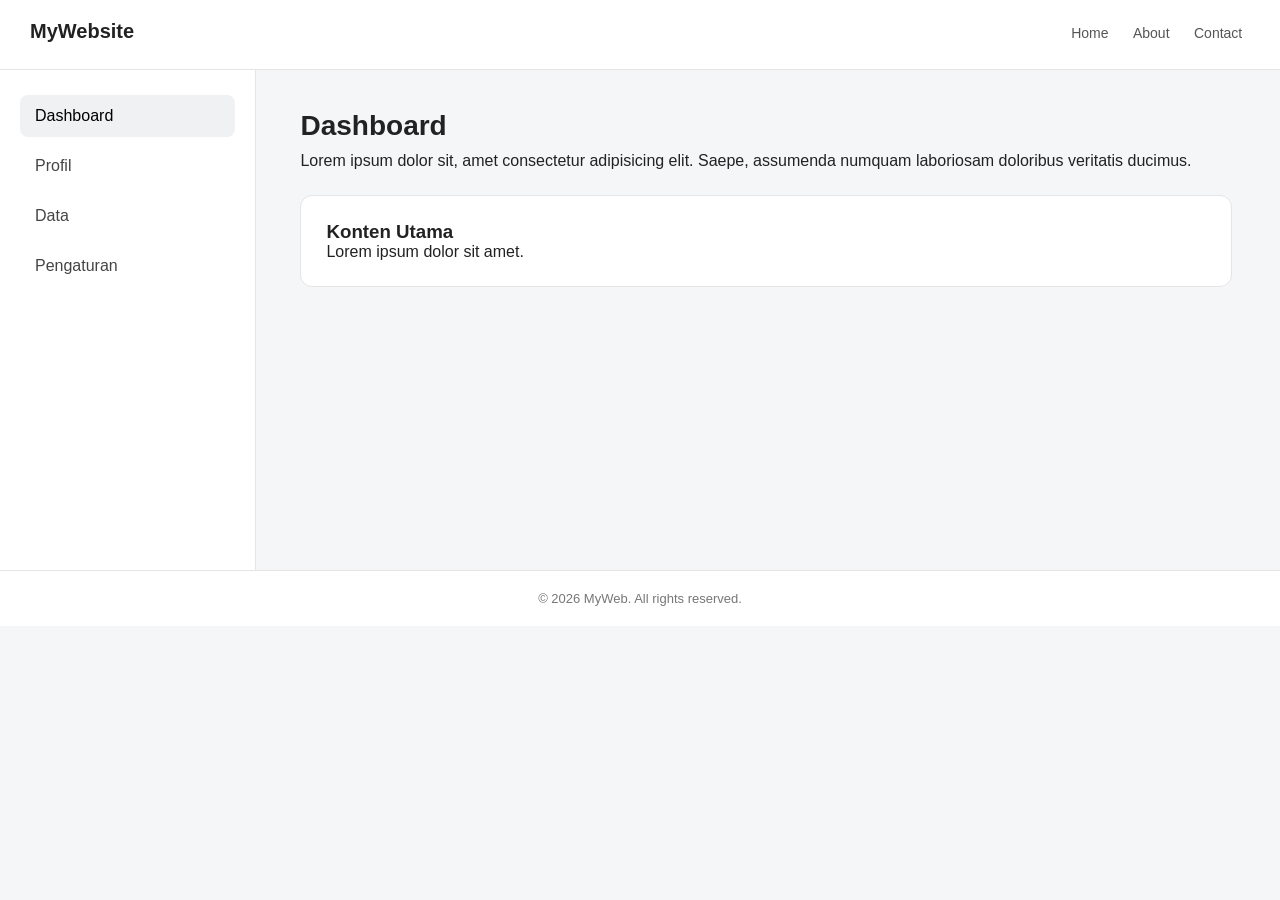
<file: index.html>
<!DOCTYPE html>
<html lang="en">
<head>
    <meta charset="UTF-8">
    <meta name="viewport" content="width=device-width, initial-scale=1.0">
    <title>MyWebsite</title>
    <link rel="stylesheet" href="style.css">
</head>
<body>
    <div class="header">
        <h2>MyWebsite</h2>
        <div class="nav">
            <a href="">Home</a>
            <a href="">About</a>
            <a href="">Contact</a>
        </div>
    </div>

    <div class="layout">
        <div class="sidebar">
            <ul>
                <li><a href="index.html" class="active">Dashboard</a></li>
                <li><a href="profil.html">Profil</a></li>
                <li><a href="data.html">Data</a></li>
                <li><a href="pengaturan.html" >Pengaturan</a></li>
            </ul>
        </div>

        <div class="content">
            <h1>Dashboard</h1>
            <p>Lorem ipsum dolor sit, amet consectetur adipisicing elit. Saepe, assumenda numquam laboriosam doloribus veritatis ducimus.</p>

            <div class="card">
                <h3>Konten Utama</h3>
                <p>Lorem ipsum dolor sit amet.</p>
            </div>
        </div>
    </div>

    <div class="footer">
        <p>© 2026 MyWeb. All rights reserved.</p>
    </div>
    
</body>
</html>
</file>
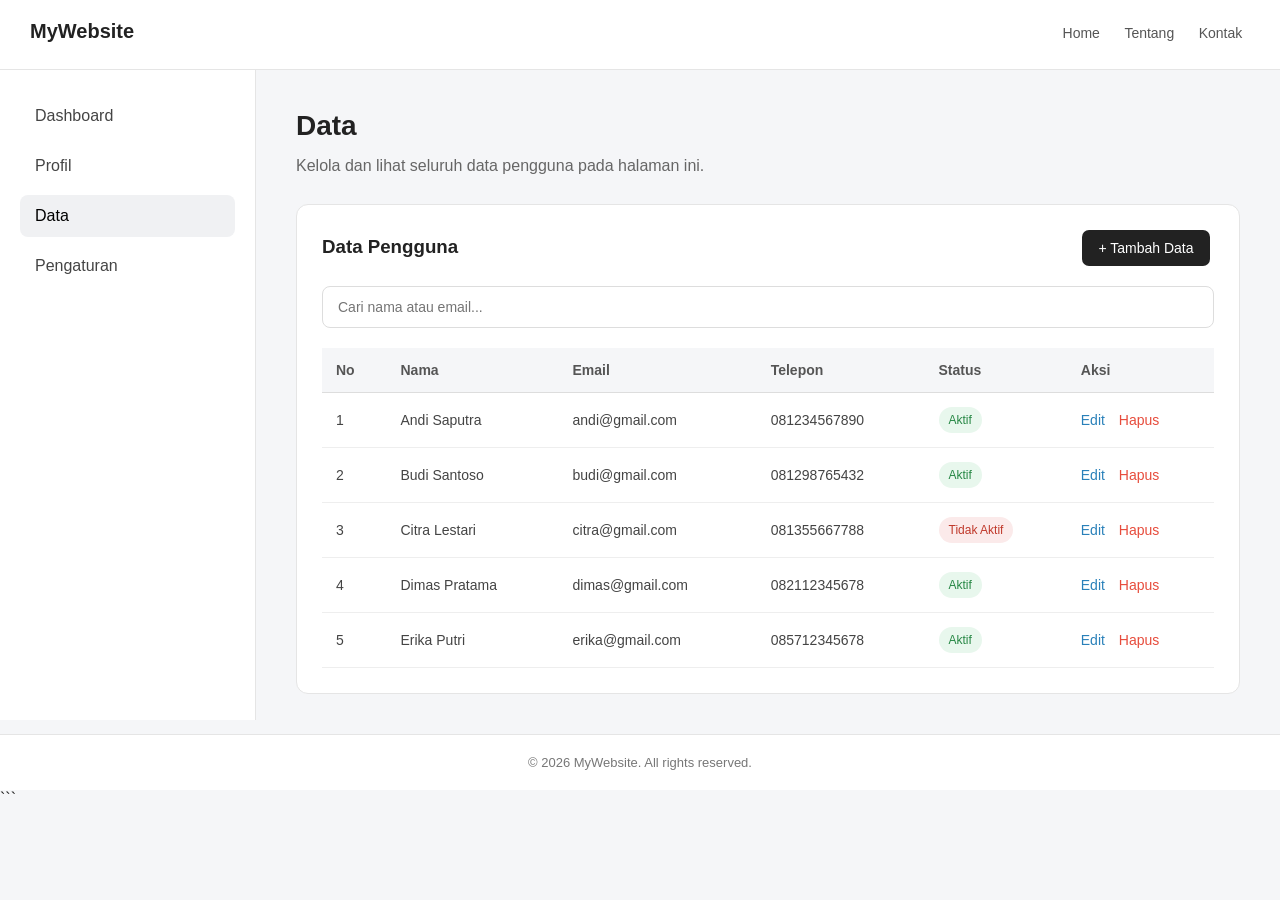
<file: data.html>
<!DOCTYPE html>
<html lang="id">

<head>
    <meta charset="UTF-8">
    <meta name="viewport" content="width=device-width, initial-scale=1.0">

    <title>Data - MyWebsite</title>

    <style>
        * {
            margin: 0;
            padding: 0;
            box-sizing: border-box;
        }

        body {
            font-family: Arial, sans-serif;
            background-color: #f5f6f8;
            color: #222;
        }

        .header {
            height: 70px;
            background-color: white;
            border-bottom: 1px solid #e5e5e5;
            padding: 20px 30px;
        }

        .header h2 {
            display: inline-block;
            width: 60%;
            font-size: 20px;
        }

        .nav {
            display: inline-block;
            width: 39%;
            text-align: right;
        }

        .nav a {
            display: inline-block;
            text-decoration: none;
            color: #555;
            font-size: 14px;
            margin-left: 20px;
        }

        .nav a:hover {
            color: black;
        }

        .layout {
            font-size: 0;
            min-height: 500px;
        }

        .sidebar {
            display: inline-block;
            width: 20%;
            min-height: 650px;
            background-color: white;
            border-right: 1px solid #e5e5e5;
            padding: 25px 20px;
            vertical-align: top;
            font-size: 16px;
        }

        .sidebar h3 {
            margin-bottom: 20px;
            font-size: 14px;
            color: #999;
            text-transform: uppercase;
        }

        .sidebar ul {
            list-style: none;
        }

        .sidebar li {
            margin-bottom: 8px;
        }

        .sidebar a {
            display: block;
            padding: 12px 15px;
            text-decoration: none;
            color: #444;
            border-radius: 8px;
        }

        .sidebar a:hover {
            background-color: #f0f1f3;
            color: black;
        }

        .sidebar .active {
            background-color: #f0f1f3;
            color: black;
        }

        .content {
            display: inline-block;
            width: 80%;
            padding: 40px;
            vertical-align: top;
            font-size: 16px;
        }

        .content h1 {
            margin-bottom: 10px;
            font-size: 28px;
        }

        .content > p {
            color: #666;
            line-height: 1.7;
        }

        .card {
            background-color: white;
            padding: 25px;
            margin-top: 25px;
            border: 1px solid #e5e5e5;
            border-radius: 12px;
        }

        .data-header {
            margin-bottom: 20px;
        }

        .data-header h3 {
            display: inline-block;
            width: 50%;
        }

        .data-action {
            display: inline-block;
            width: 49%;
            text-align: right;
        }

        .btn {
            display: inline-block;
            padding: 10px 16px;
            background-color: #222;
            color: white;
            text-decoration: none;
            border-radius: 7px;
            font-size: 14px;
            border: none;
            cursor: pointer;
        }

        .btn:hover {
            background-color: #444;
        }

        .search {
            width: 100%;
            padding: 12px 15px;
            margin-bottom: 20px;
            border: 1px solid #ddd;
            border-radius: 8px;
            outline: none;
            font-size: 14px;
        }

        .search:focus {
            border-color: #888;
        }

        .table-wrapper {
            overflow-x: auto;
        }

        table {
            width: 100%;
            border-collapse: collapse;
            font-size: 14px;
        }

        table th {
            background-color: #f5f6f8;
            padding: 14px;
            text-align: left;
            color: #555;
            border-bottom: 1px solid #ddd;
        }

        table td {
            padding: 14px;
            border-bottom: 1px solid #eee;
            color: #444;
        }

        table tbody tr:hover {
            background-color: #fafafa;
        }

        .status {
            display: inline-block;
            padding: 6px 10px;
            border-radius: 20px;
            font-size: 12px;
        }

        .status-active {
            background-color: #e8f7ed;
            color: #268744;
        }

        .status-inactive {
            background-color: #fbeaea;
            color: #c0392b;
        }

        .edit {
            text-decoration: none;
            color: #2980b9;
            margin-right: 10px;
        }

        .delete {
            text-decoration: none;
            color: #e74c3c;
        }

        .edit:hover,
        .delete:hover {
            text-decoration: underline;
        }

        .footer {
            background-color: white;
            border-top: 1px solid #e5e5e5;
            padding: 20px;
            text-align: center;
            font-size: 13px;
            color: #777;
        }
    </style>
</head>

<body>

    <div class="header">
        <h2>MyWebsite</h2>

        <div class="nav">
            <a href="#">Home</a>
            <a href="#">Tentang</a>
            <a href="#">Kontak</a>
        </div>
    </div>

    <div class="layout">

        <div class="sidebar">
            <ul>
                <li>
                    <a href="index.html">Dashboard</a>
                </li>

                <li>
                    <a href="profil.html">Profil</a>
                </li>

                <li>
                    <a href="data.html" class="active">Data</a>
                </li>

                <li>
                    <a href="pengaturan.html">Pengaturan</a>
                </li>
            </ul>
        </div>

        <div class="content">

            <h1>Data</h1>

            <p>
                Kelola dan lihat seluruh data pengguna pada halaman ini.
            </p>

            <div class="card">

                <div class="data-header">
                    <h3>Data Pengguna</h3>

                    <div class="data-action">
                        <a href="#" class="btn">
                            + Tambah Data
                        </a>
                    </div>
                </div>

                <input
                    type="text"
                    class="search"
                    placeholder="Cari nama atau email..."
                >

                <div class="table-wrapper">

                    <table>
                        <thead>
                            <tr>
                                <th>No</th>
                                <th>Nama</th>
                                <th>Email</th>
                                <th>Telepon</th>
                                <th>Status</th>
                                <th>Aksi</th>
                            </tr>
                        </thead>

                        <tbody>
                            <tr>
                                <td>1</td>
                                <td>Andi Saputra</td>
                                <td>andi@gmail.com</td>
                                <td>081234567890</td>

                                <td>
                                    <span class="status status-active">
                                        Aktif
                                    </span>
                                </td>

                                <td>
                                    <a href="#" class="edit">Edit</a>
                                    <a href="#" class="delete">Hapus</a>
                                </td>
                            </tr>

                            <tr>
                                <td>2</td>
                                <td>Budi Santoso</td>
                                <td>budi@gmail.com</td>
                                <td>081298765432</td>

                                <td>
                                    <span class="status status-active">
                                        Aktif
                                    </span>
                                </td>

                                <td>
                                    <a href="#" class="edit">Edit</a>
                                    <a href="#" class="delete">Hapus</a>
                                </td>
                            </tr>

                            <tr>
                                <td>3</td>
                                <td>Citra Lestari</td>
                                <td>citra@gmail.com</td>
                                <td>081355667788</td>

                                <td>
                                    <span class="status status-inactive">
                                        Tidak Aktif
                                    </span>
                                </td>

                                <td>
                                    <a href="#" class="edit">Edit</a>
                                    <a href="#" class="delete">Hapus</a>
                                </td>
                            </tr>

                            <tr>
                                <td>4</td>
                                <td>Dimas Pratama</td>
                                <td>dimas@gmail.com</td>
                                <td>082112345678</td>

                                <td>
                                    <span class="status status-active">
                                        Aktif
                                    </span>
                                </td>

                                <td>
                                    <a href="#" class="edit">Edit</a>
                                    <a href="#" class="delete">Hapus</a>
                                </td>
                            </tr>

                            <tr>
                                <td>5</td>
                                <td>Erika Putri</td>
                                <td>erika@gmail.com</td>
                                <td>085712345678</td>

                                <td>
                                    <span class="status status-active">
                                        Aktif
                                    </span>
                                </td>

                                <td>
                                    <a href="#" class="edit">Edit</a>
                                    <a href="#" class="delete">Hapus</a>
                                </td>
                            </tr>
                        </tbody>
                    </table>

                </div>

            </div>

        </div>

    </div>

    <div class="footer">
        © 2026 MyWebsite. All rights reserved.
    </div>

</body>

</html>
```
</file>
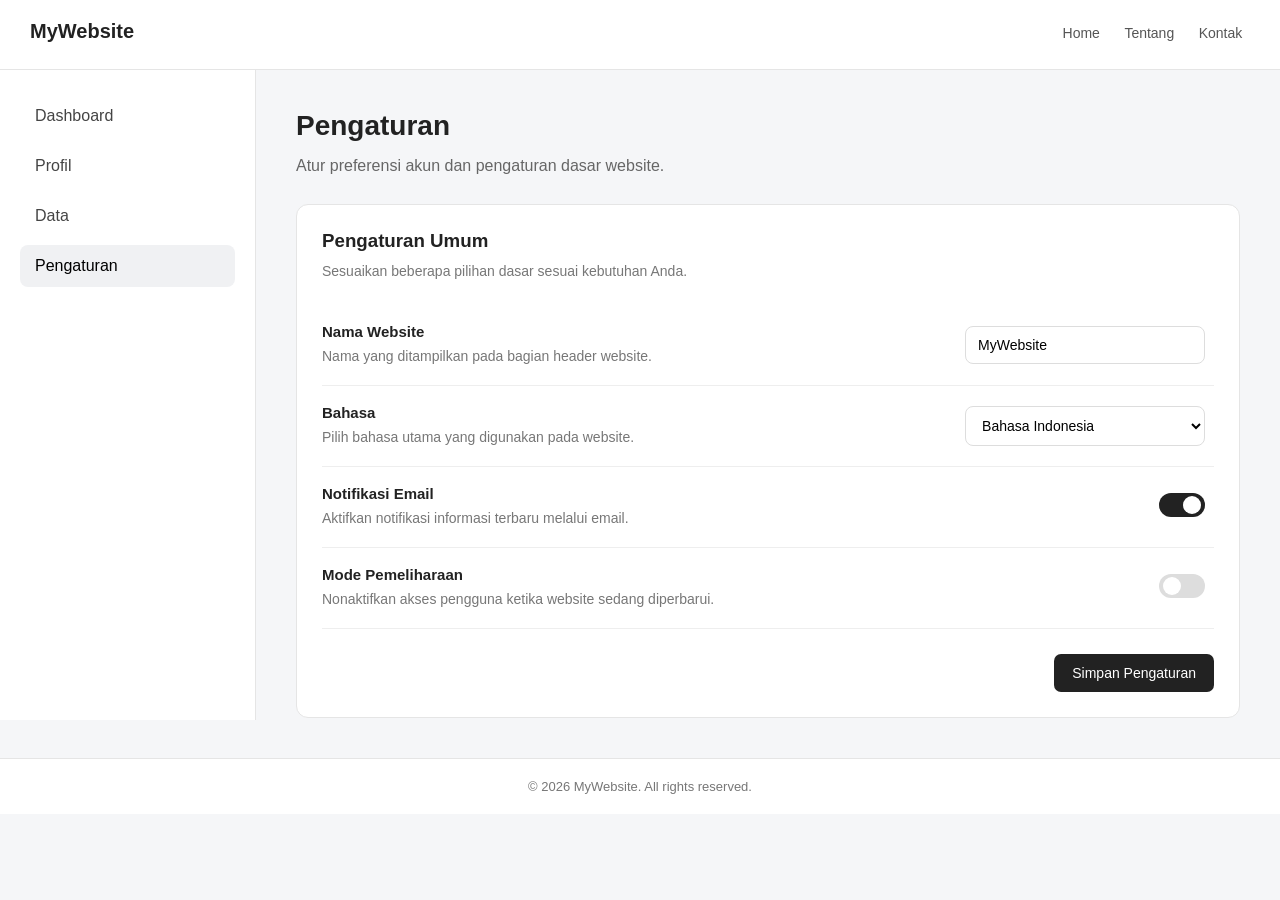
<file: pengaturan.html>
<!DOCTYPE html>
<html lang="id">
<head>
    <meta charset="UTF-8">
    <meta name="viewport" content="width=device-width, initial-scale=1.0">

    <title>Pengaturan - MyWebsite</title>

    <style>
        * {
            margin: 0;
            padding: 0;
            box-sizing: border-box;
        }

        body {
            font-family: Arial, sans-serif;
            background-color: #f5f6f8;
            color: #222;
        }

        .header {
            height: 70px;
            background-color: white;
            border-bottom: 1px solid #e5e5e5;
            padding: 20px 30px;
        }

        .header h2 {
            display: inline-block;
            width: 60%;
            font-size: 20px;
        }

        .nav {
            display: inline-block;
            width: 39%;
            text-align: right;
        }

        .nav a {
            display: inline-block;
            text-decoration: none;
            color: #555;
            font-size: 14px;
            margin-left: 20px;
        }

        .nav a:hover {
            color: black;
        }

        .layout {
            font-size: 0;
            min-height: 650px;
        }

        .sidebar {
            display: inline-block;
            width: 20%;
            min-height: 650px;
            background-color: white;
            border-right: 1px solid #e5e5e5;
            padding: 25px 20px;
            vertical-align: top;
            font-size: 16px;
        }

        .sidebar h3 {
            margin-bottom: 20px;
            font-size: 14px;
            color: #999;
            text-transform: uppercase;
        }

        .sidebar ul {
            list-style: none;
        }

        .sidebar li {
            margin-bottom: 8px;
        }

        .sidebar a {
            display: block;
            padding: 12px 15px;
            text-decoration: none;
            color: #444;
            border-radius: 8px;
        }

        .sidebar a:hover,
        .sidebar .active {
            background-color: #f0f1f3;
            color: black;
        }

        .content {
            display: inline-block;
            width: 80%;
            padding: 40px;
            vertical-align: top;
            font-size: 16px;
        }

        .content h1 {
            margin-bottom: 10px;
            font-size: 28px;
        }

        .content > p {
            color: #666;
            line-height: 1.7;
        }

        .card {
            background-color: white;
            padding: 25px;
            margin-top: 25px;
            border: 1px solid #e5e5e5;
            border-radius: 12px;
        }

        .card h3 {
            margin-bottom: 8px;
        }

        .card > p {
            color: #777;
            font-size: 14px;
            line-height: 1.6;
            margin-bottom: 22px;
        }

        .setting-item {
            padding: 18px 0;
            border-bottom: 1px solid #eee;
            font-size: 0;
        }

        .setting-item:last-child {
            border-bottom: none;
        }

        .setting-info {
            display: inline-block;
            width: 65%;
            vertical-align: middle;
            font-size: 14px;
        }

        .setting-info h4 {
            font-size: 15px;
            margin-bottom: 6px;
        }

        .setting-info p {
            color: #777;
            line-height: 1.5;
        }

        .setting-control {
            display: inline-block;
            width: 34%;
            text-align: right;
            vertical-align: middle;
            font-size: 14px;
        }

        .form-control {
            width: 100%;
            max-width: 240px;
            padding: 10px 12px;
            border: 1px solid #ddd;
            border-radius: 8px;
            outline: none;
            font-size: 14px;
            background-color: white;
        }

        .form-control:focus {
            border-color: #888;
        }

        .toggle {
            display: inline-block;
            width: 46px;
            height: 24px;
            background-color: #ddd;
            border-radius: 20px;
            position: relative;
            cursor: pointer;
        }

        .toggle::after {
            content: "";
            position: absolute;
            width: 18px;
            height: 18px;
            background-color: white;
            border-radius: 50%;
            top: 3px;
            left: 4px;
        }

        .toggle.active {
            background-color: #222;
        }

        .toggle.active::after {
            left: 24px;
        }

        .button-area {
            margin-top: 25px;
            text-align: right;
        }

        .btn {
            display: inline-block;
            padding: 11px 18px;
            background-color: #222;
            color: white;
            text-decoration: none;
            border-radius: 7px;
            font-size: 14px;
            border: none;
            cursor: pointer;
        }

        .btn:hover {
            background-color: #444;
        }

        .footer {
            background-color: white;
            border-top: 1px solid #e5e5e5;
            padding: 20px;
            text-align: center;
            font-size: 13px;
            color: #777;
        }
    </style>
</head>

<body>

    <div class="header">
        <h2>MyWebsite</h2>

        <div class="nav">
            <a href="#">Home</a>
            <a href="#">Tentang</a>
            <a href="#">Kontak</a>
        </div>
    </div>

    <div class="layout">

        <div class="sidebar">
            <ul>
                <li><a href="index.html">Dashboard</a></li>
                <li><a href="profil.html">Profil</a></li>
                <li><a href="data.html">Data</a></li>
                <li><a href="pengaturan.html" class="active">Pengaturan</a></li>
            </ul>
        </div>

        <div class="content">

            <h1>Pengaturan</h1>

            <p>
                Atur preferensi akun dan pengaturan dasar website.
            </p>

            <div class="card">

                <h3>Pengaturan Umum</h3>

                <p>
                    Sesuaikan beberapa pilihan dasar sesuai kebutuhan Anda.
                </p>

                <div class="setting-item">
                    <div class="setting-info">
                        <h4>Nama Website</h4>
                        <p>Nama yang ditampilkan pada bagian header website.</p>
                    </div>

                    <div class="setting-control">
                        <input type="text" class="form-control" value="MyWebsite">
                    </div>
                </div>

                <div class="setting-item">
                    <div class="setting-info">
                        <h4>Bahasa</h4>
                        <p>Pilih bahasa utama yang digunakan pada website.</p>
                    </div>

                    <div class="setting-control">
                        <select class="form-control">
                            <option>Bahasa Indonesia</option>
                            <option>English</option>
                        </select>
                    </div>
                </div>

                <div class="setting-item">
                    <div class="setting-info">
                        <h4>Notifikasi Email</h4>
                        <p>Aktifkan notifikasi informasi terbaru melalui email.</p>
                    </div>

                    <div class="setting-control">
                        <span class="toggle active"></span>
                    </div>
                </div>

                <div class="setting-item">
                    <div class="setting-info">
                        <h4>Mode Pemeliharaan</h4>
                        <p>Nonaktifkan akses pengguna ketika website sedang diperbarui.</p>
                    </div>

                    <div class="setting-control">
                        <span class="toggle"></span>
                    </div>
                </div>

                <div class="button-area">
                    <button type="button" class="btn">
                        Simpan Pengaturan
                    </button>
                </div>

            </div>

        </div>

    </div>

    <div class="footer">
        © 2026 MyWebsite. All rights reserved.
    </div>

</body>
</html>
</file>
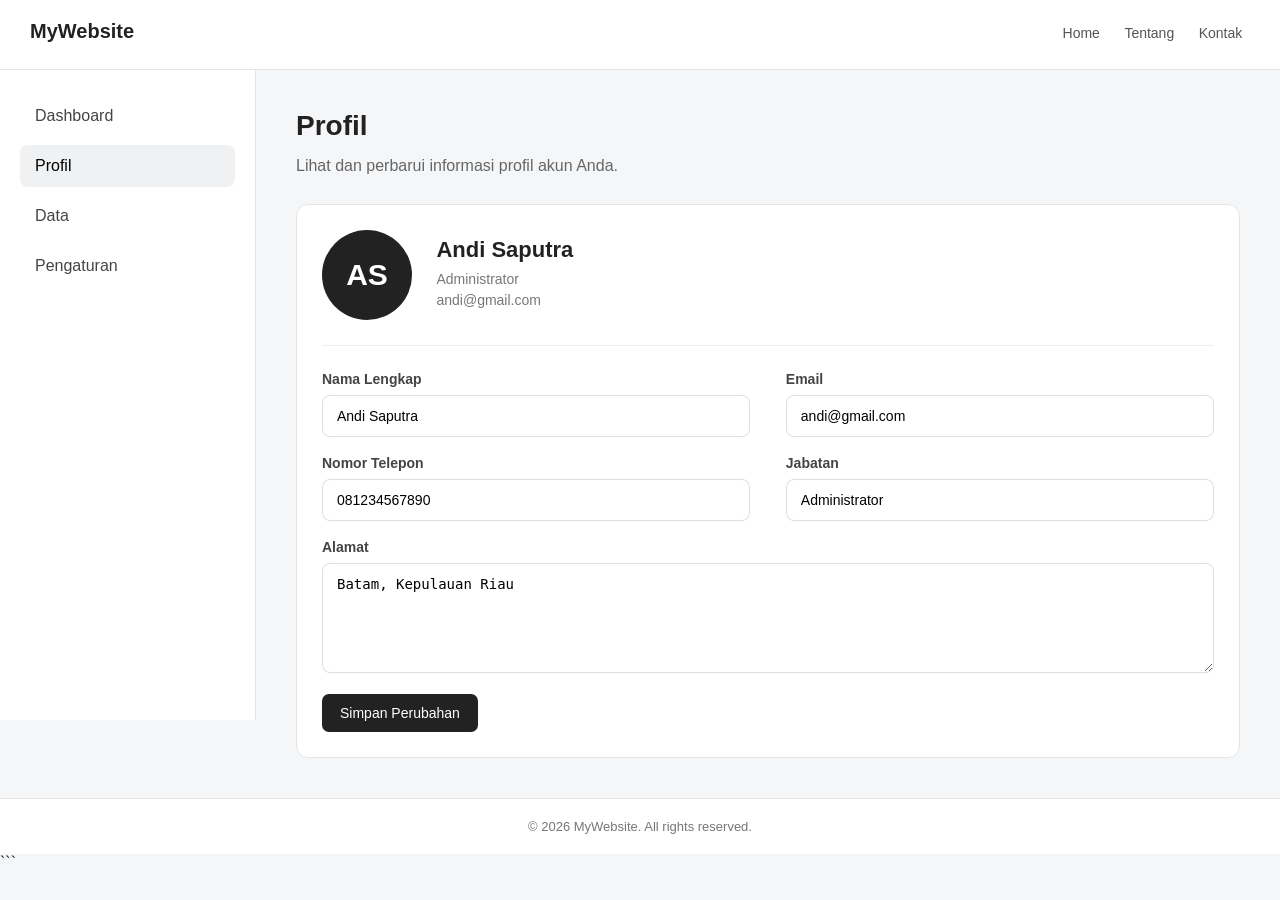
<file: profil.html>
<!DOCTYPE html>
<html lang="id">
<head>
    <meta charset="UTF-8">
    <meta name="viewport" content="width=device-width, initial-scale=1.0">

    <title>Profil - MyWebsite</title>

    <style>
        * {
            margin: 0;
            padding: 0;
            box-sizing: border-box;
        }

        body {
            font-family: Arial, sans-serif;
            background-color: #f5f6f8;
            color: #222;
        }

        .header {
            height: 70px;
            background-color: white;
            border-bottom: 1px solid #e5e5e5;
            padding: 20px 30px;
        }

        .header h2 {
            display: inline-block;
            width: 60%;
            font-size: 20px;
        }

        .nav {
            display: inline-block;
            width: 39%;
            text-align: right;
        }

        .nav a {
            display: inline-block;
            text-decoration: none;
            color: #555;
            font-size: 14px;
            margin-left: 20px;
        }

        .nav a:hover {
            color: black;
        }

        .layout {
            font-size: 0;
            min-height: 650px;
        }

        .sidebar {
            display: inline-block;
            width: 20%;
            min-height: 650px;
            background-color: white;
            border-right: 1px solid #e5e5e5;
            padding: 25px 20px;
            vertical-align: top;
            font-size: 16px;
        }

        .sidebar h3 {
            margin-bottom: 20px;
            font-size: 14px;
            color: #999;
            text-transform: uppercase;
        }

        .sidebar ul {
            list-style: none;
        }

        .sidebar li {
            margin-bottom: 8px;
        }

        .sidebar a {
            display: block;
            padding: 12px 15px;
            text-decoration: none;
            color: #444;
            border-radius: 8px;
        }

        .sidebar a:hover,
        .sidebar .active {
            background-color: #f0f1f3;
            color: black;
        }

        .content {
            display: inline-block;
            width: 80%;
            padding: 40px;
            vertical-align: top;
            font-size: 16px;
        }

        .content h1 {
            margin-bottom: 10px;
            font-size: 28px;
        }

        .content > p {
            color: #666;
            line-height: 1.7;
        }

        .card {
            background-color: white;
            padding: 25px;
            margin-top: 25px;
            border: 1px solid #e5e5e5;
            border-radius: 12px;
        }

        .profile-header {
            padding-bottom: 25px;
            margin-bottom: 25px;
            border-bottom: 1px solid #eee;
        }

        .avatar {
            display: inline-block;
            width: 90px;
            height: 90px;
            background-color: #222;
            color: white;
            border-radius: 50%;
            text-align: center;
            line-height: 90px;
            font-size: 30px;
            font-weight: bold;
            vertical-align: middle;
            margin-right: 20px;
        }

        .profile-info {
            display: inline-block;
            vertical-align: middle;
        }

        .profile-info h2 {
            margin-bottom: 8px;
            font-size: 22px;
        }

        .profile-info p {
            color: #777;
            margin-bottom: 5px;
            font-size: 14px;
        }

        .form-row {
            font-size: 0;
            margin-bottom: 18px;
        }

        .form-group {
            display: inline-block;
            width: 48%;
            vertical-align: top;
            font-size: 14px;
        }

        .form-group:first-child {
            margin-right: 4%;
        }

        .form-group.full {
            width: 100%;
            margin-right: 0;
        }

        .form-group label {
            display: block;
            margin-bottom: 8px;
            font-weight: bold;
            color: #444;
        }

        .form-control {
            width: 100%;
            padding: 12px 14px;
            border: 1px solid #ddd;
            border-radius: 8px;
            outline: none;
            font-size: 14px;
            background-color: white;
        }

        textarea.form-control {
            min-height: 110px;
            resize: vertical;
        }

        .form-control:focus {
            border-color: #888;
        }

        .btn {
            display: inline-block;
            padding: 11px 18px;
            background-color: #222;
            color: white;
            text-decoration: none;
            border-radius: 7px;
            font-size: 14px;
            border: none;
            cursor: pointer;
        }

        .btn:hover {
            background-color: #444;
        }

        .footer {
            background-color: white;
            border-top: 1px solid #e5e5e5;
            padding: 20px;
            text-align: center;
            font-size: 13px;
            color: #777;
        }
    </style>
</head>

<body>

    <div class="header">
        <h2>MyWebsite</h2>

        <div class="nav">
            <a href="#">Home</a>
            <a href="#">Tentang</a>
            <a href="#">Kontak</a>
        </div>
    </div>

    <div class="layout">

        <div class="sidebar">

            <ul>
                <li><a href="index.html">Dashboard</a></li>
                <li><a href="profil.html" class="active">Profil</a></li>
                <li><a href="data.html">Data</a></li>
                <li><a href="pengaturan.html">Pengaturan</a></li>
            </ul>
        </div>

        <div class="content">

            <h1>Profil</h1>

            <p>
                Lihat dan perbarui informasi profil akun Anda.
            </p>

            <div class="card">

                <div class="profile-header">
                    <div class="avatar">AS</div>

                    <div class="profile-info">
                        <h2>Andi Saputra</h2>
                        <p>Administrator</p>
                        <p>andi@gmail.com</p>
                    </div>
                </div>

                <form>

                    <div class="form-row">
                        <div class="form-group">
                            <label>Nama Lengkap</label>
                            <input type="text" class="form-control" value="Andi Saputra">
                        </div>

                        <div class="form-group">
                            <label>Email</label>
                            <input type="email" class="form-control" value="andi@gmail.com">
                        </div>
                    </div>

                    <div class="form-row">
                        <div class="form-group">
                            <label>Nomor Telepon</label>
                            <input type="text" class="form-control" value="081234567890">
                        </div>

                        <div class="form-group">
                            <label>Jabatan</label>
                            <input type="text" class="form-control" value="Administrator">
                        </div>
                    </div>

                    <div class="form-row">
                        <div class="form-group full">
                            <label>Alamat</label>
                            <textarea class="form-control">Batam, Kepulauan Riau</textarea>
                        </div>
                    </div>

                    <button type="submit" class="btn">
                        Simpan Perubahan
                    </button>

                </form>

            </div>

        </div>

    </div>

    <div class="footer">
        © 2026 MyWebsite. All rights reserved.
    </div>

</body>
</html>
```
</file>
<file: style.css>
*{
    margin: 0;
    padding: 0;
    box-sizing: border-box;
}
body{
    font-family: Arial, Helvetica, sans-serif;
    background-color: #f5f6f8;
    color: #222;
}

.header{
    height: 70px;
    background-color: white;
    border-bottom: 1px solid #e5e5e5;
    padding: 20px 30px;
}

.header h2 {
    display: inline-block;
    width: 60%;
    font-size: 20px;
}
.nav{
    display: inline-block;
    width: 39%;
    text-align: right;
}

.header .nav a{
    text-decoration: none;
    color: #555;
    font-size: 14px;
    margin-left: 20px;
}

.header .nav a:hover{
    color: black;
}

.layout{
    min-height: 500px;
}

.sidebar{
    display: inline-block;
    width: 20%;
    min-height: 500px;
    background-color: white;
    border-right: 1px solid #e5e5e5;
    padding: 25px 20px;
    font-size: 16px;
}

.sidebar ul {
    list-style: none;
}

.sidebar li{
    margin-bottom: 8px;
}

.sidebar ul li a{
    text-decoration: none;
    display: block;
    padding: 12px 15px;
    color: #444;
    border-radius: 8px;
}
.sidebar ul li a:hover{
    background-color: #f0f1f3;
    color: black;
}

.sidebar .active{
    background-color: #f0f1f3;
    color: black;
}

.content{
    display: inline-block;
    width: 79%;
    padding: 40px;
    font-size: 16px;
    vertical-align: top;
}

.content h1{
    font-size: 28px;
    margin-bottom: 10px;
}

.card{
    display: block;
    background-color: white;
    padding: 25px;
    margin-top: 25px;
    border: 1px solid #e5e5e5;
    border-radius: 12px;
}
.footer{
    display: block;
    background-color: white;
    border-top: 1px solid #e5e5e5;
    padding: 20px;
    text-align: center;
    font-size: 13px;
    color: #777;
}
</file>
